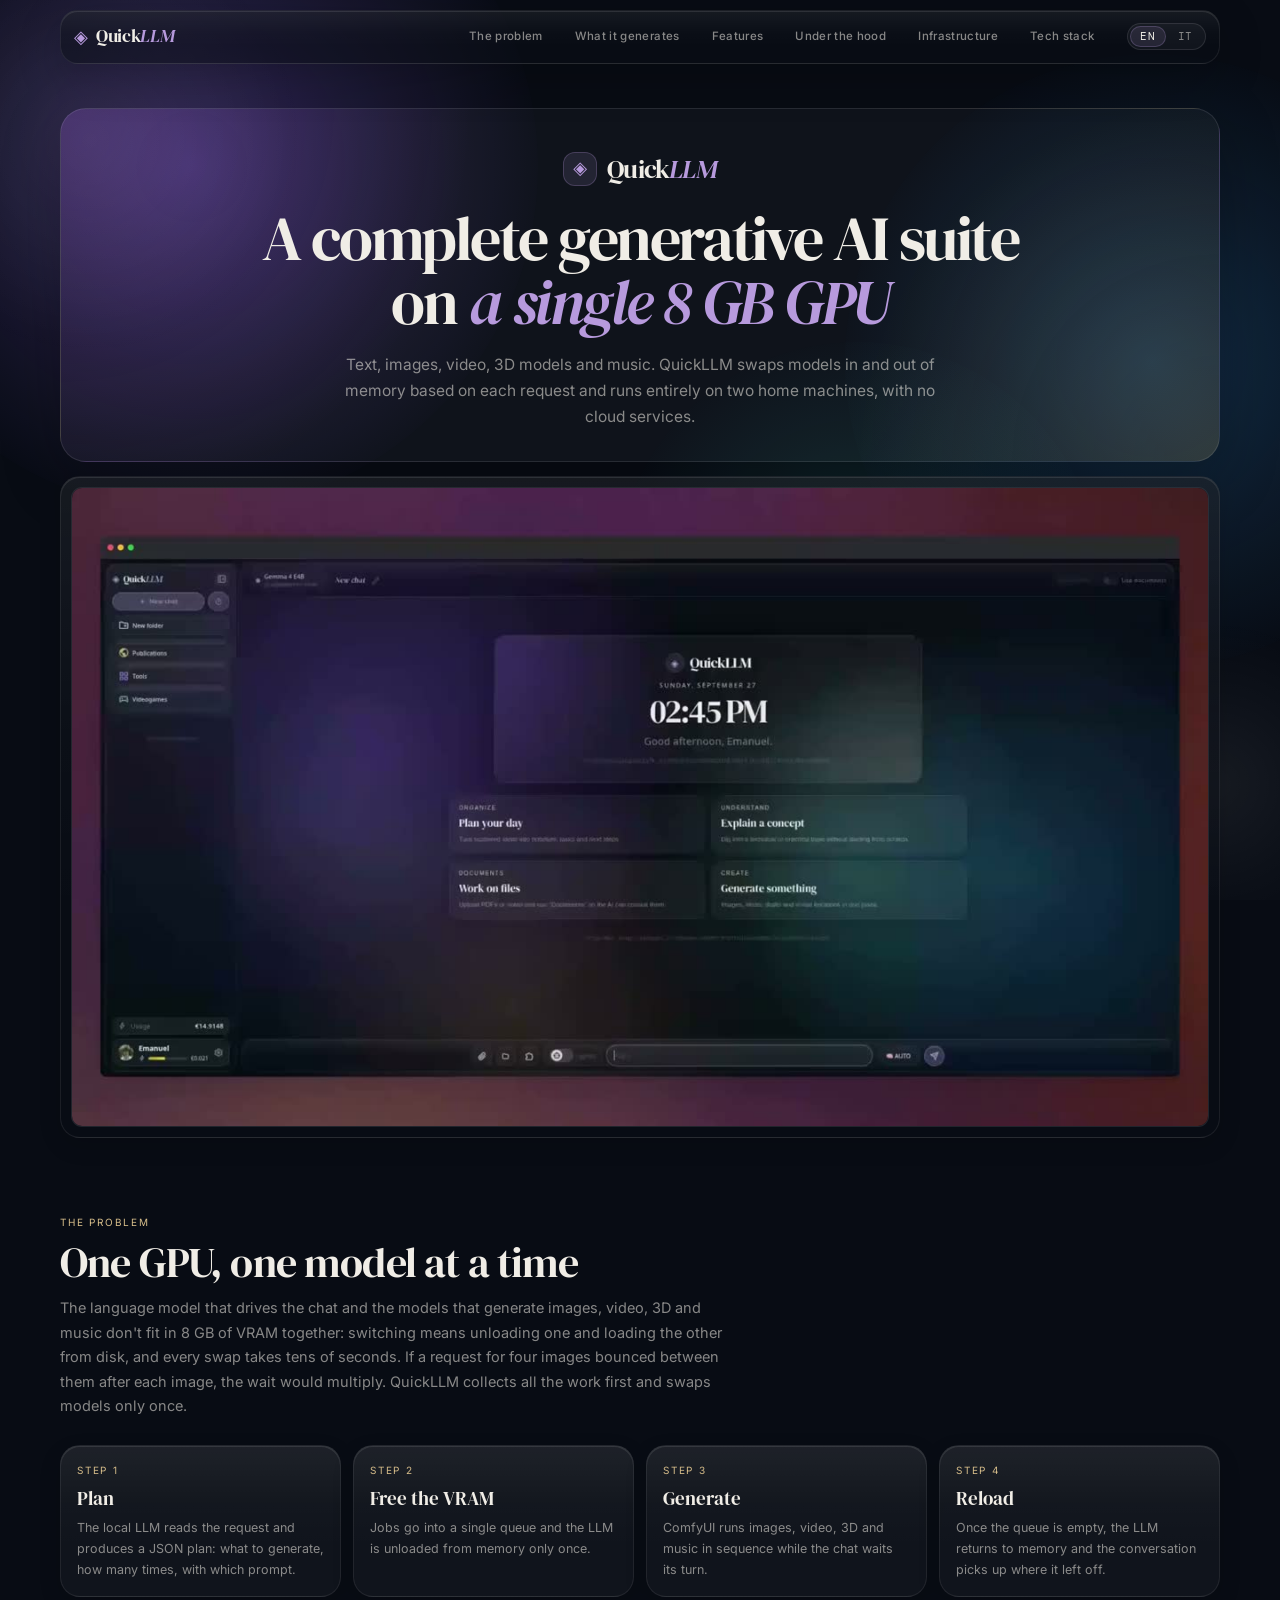
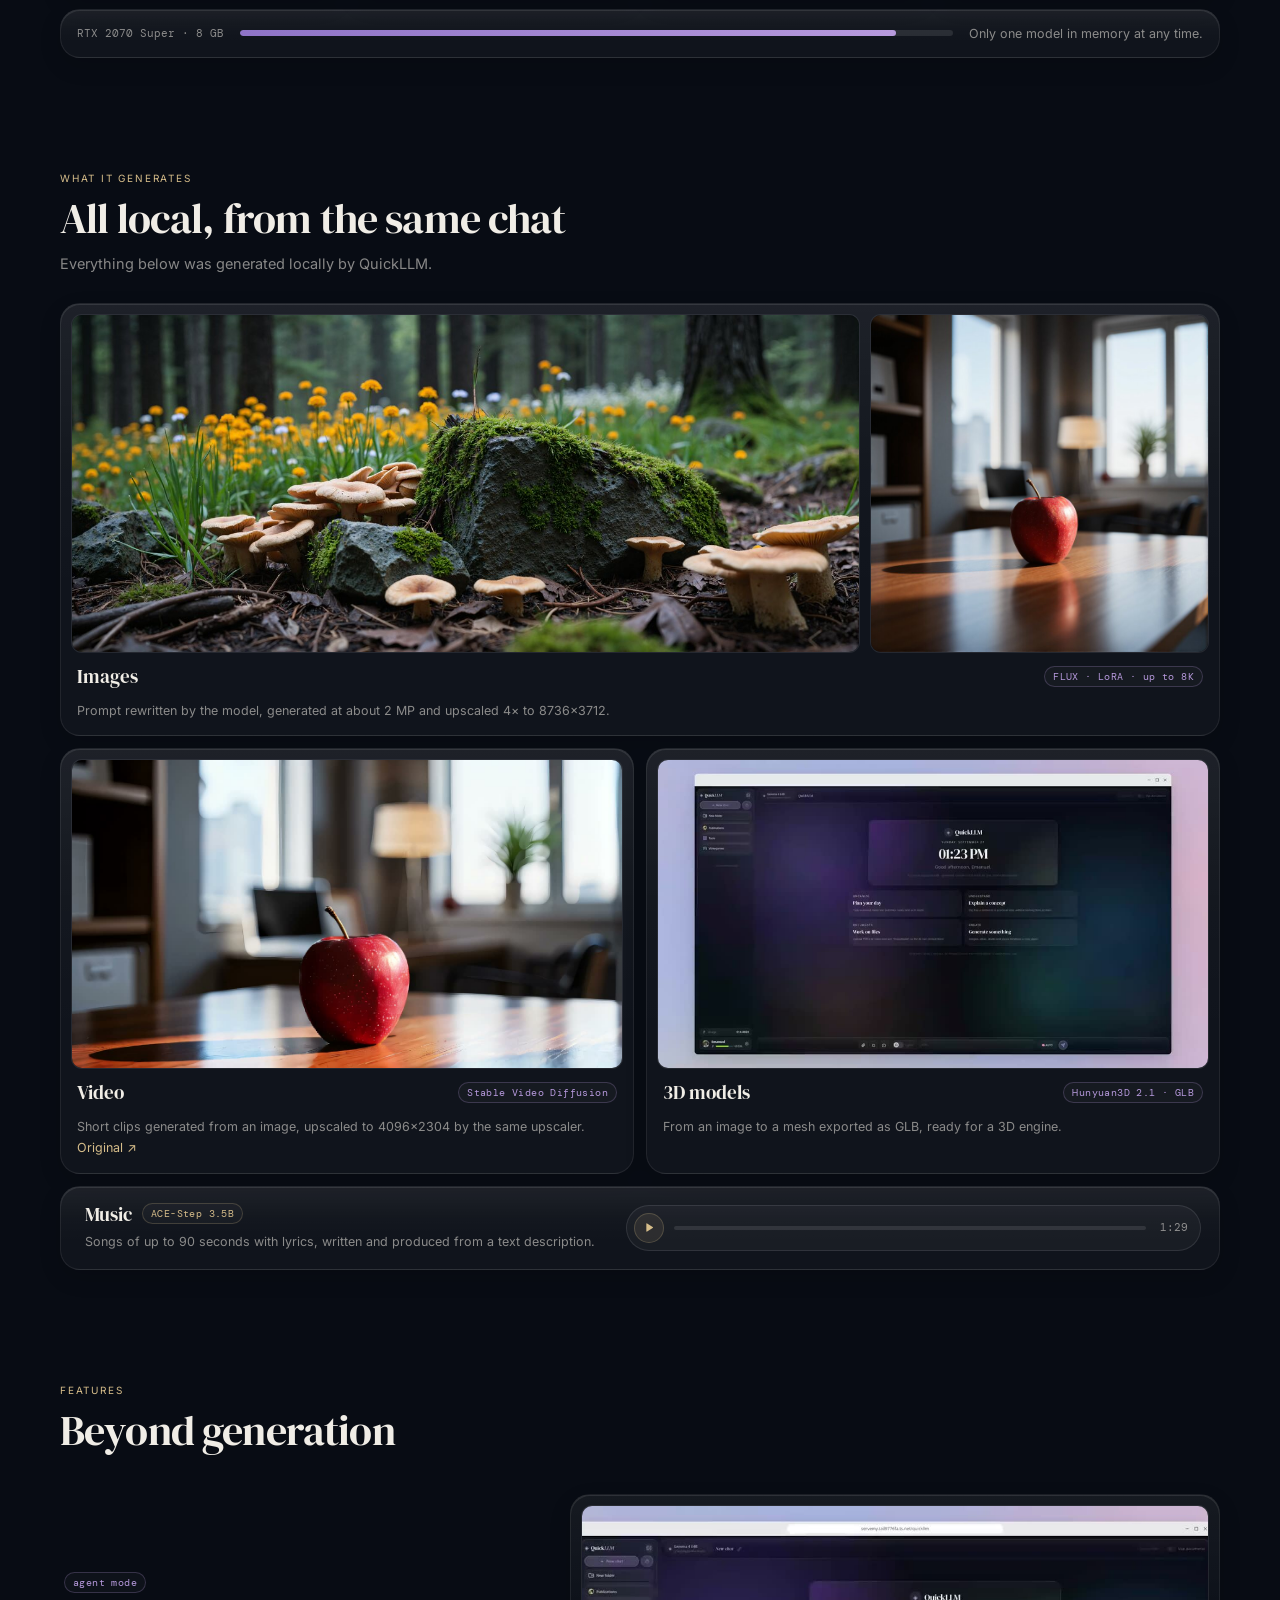
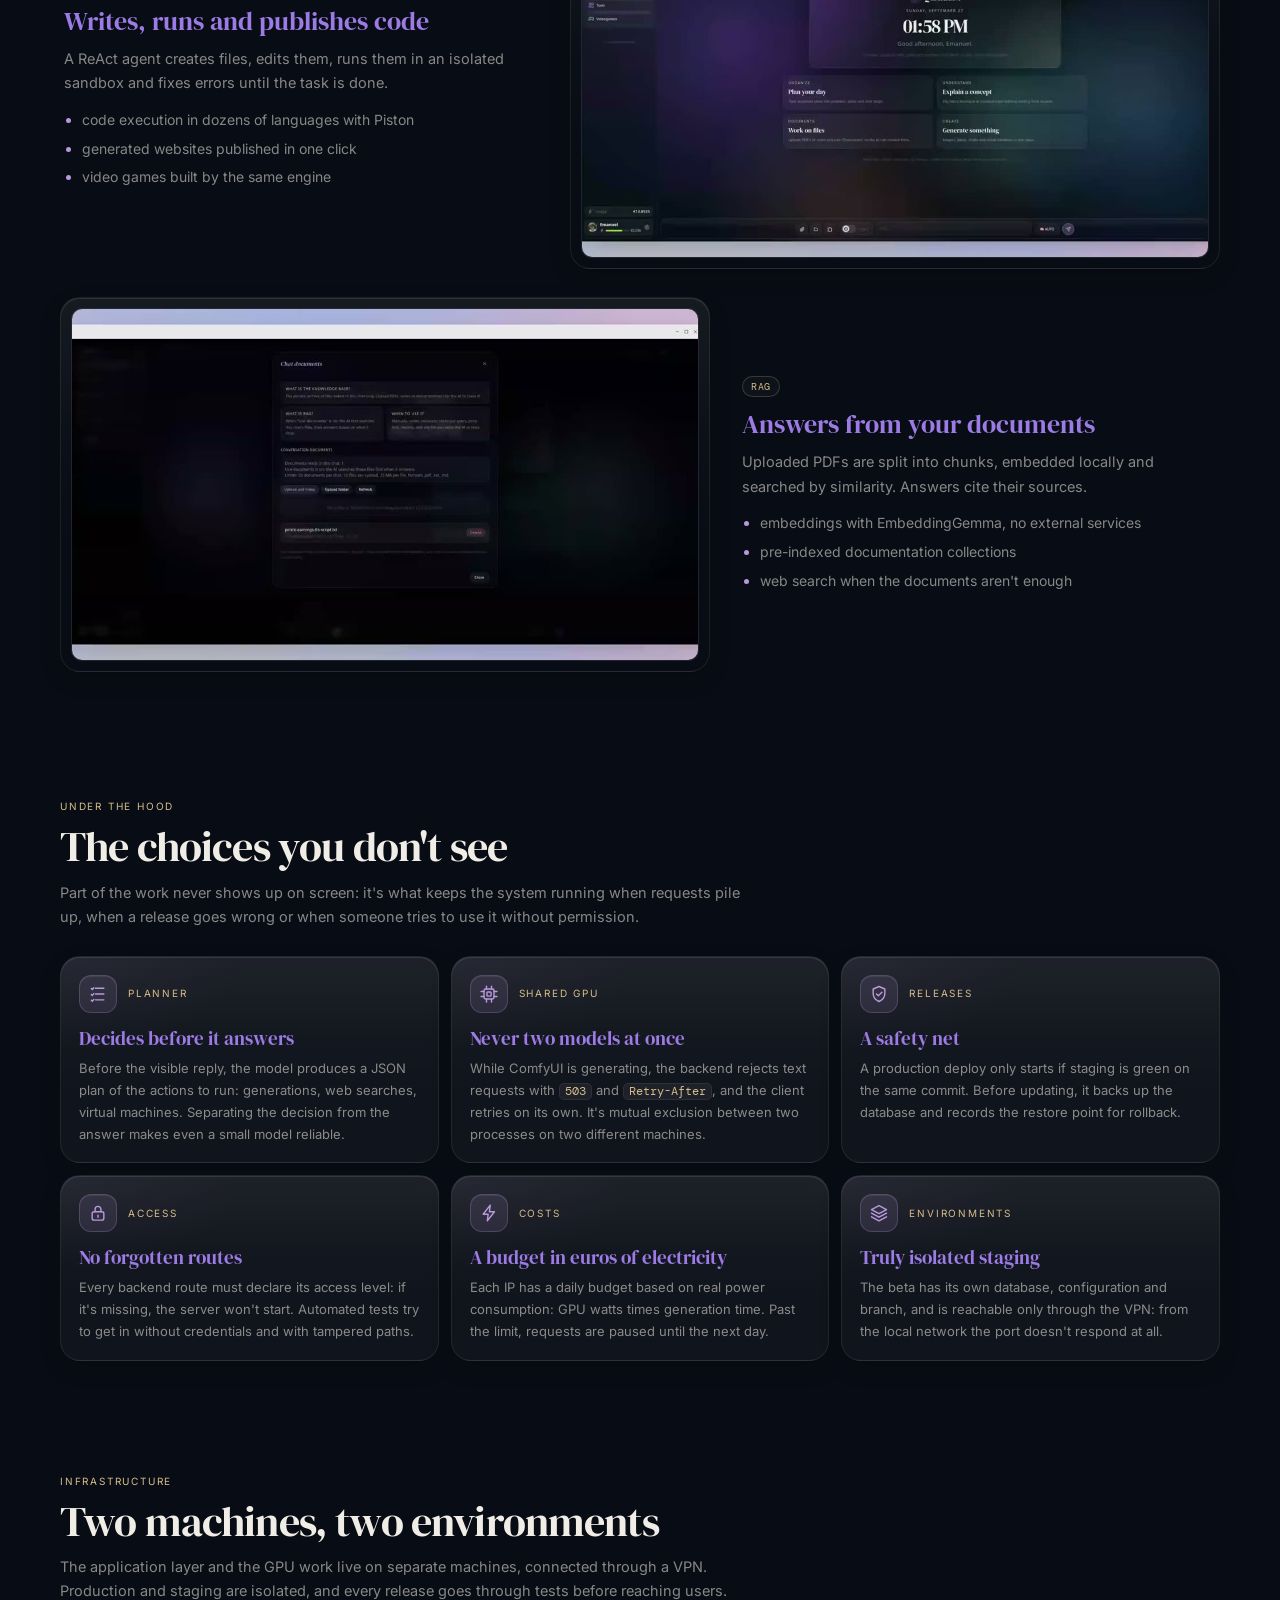
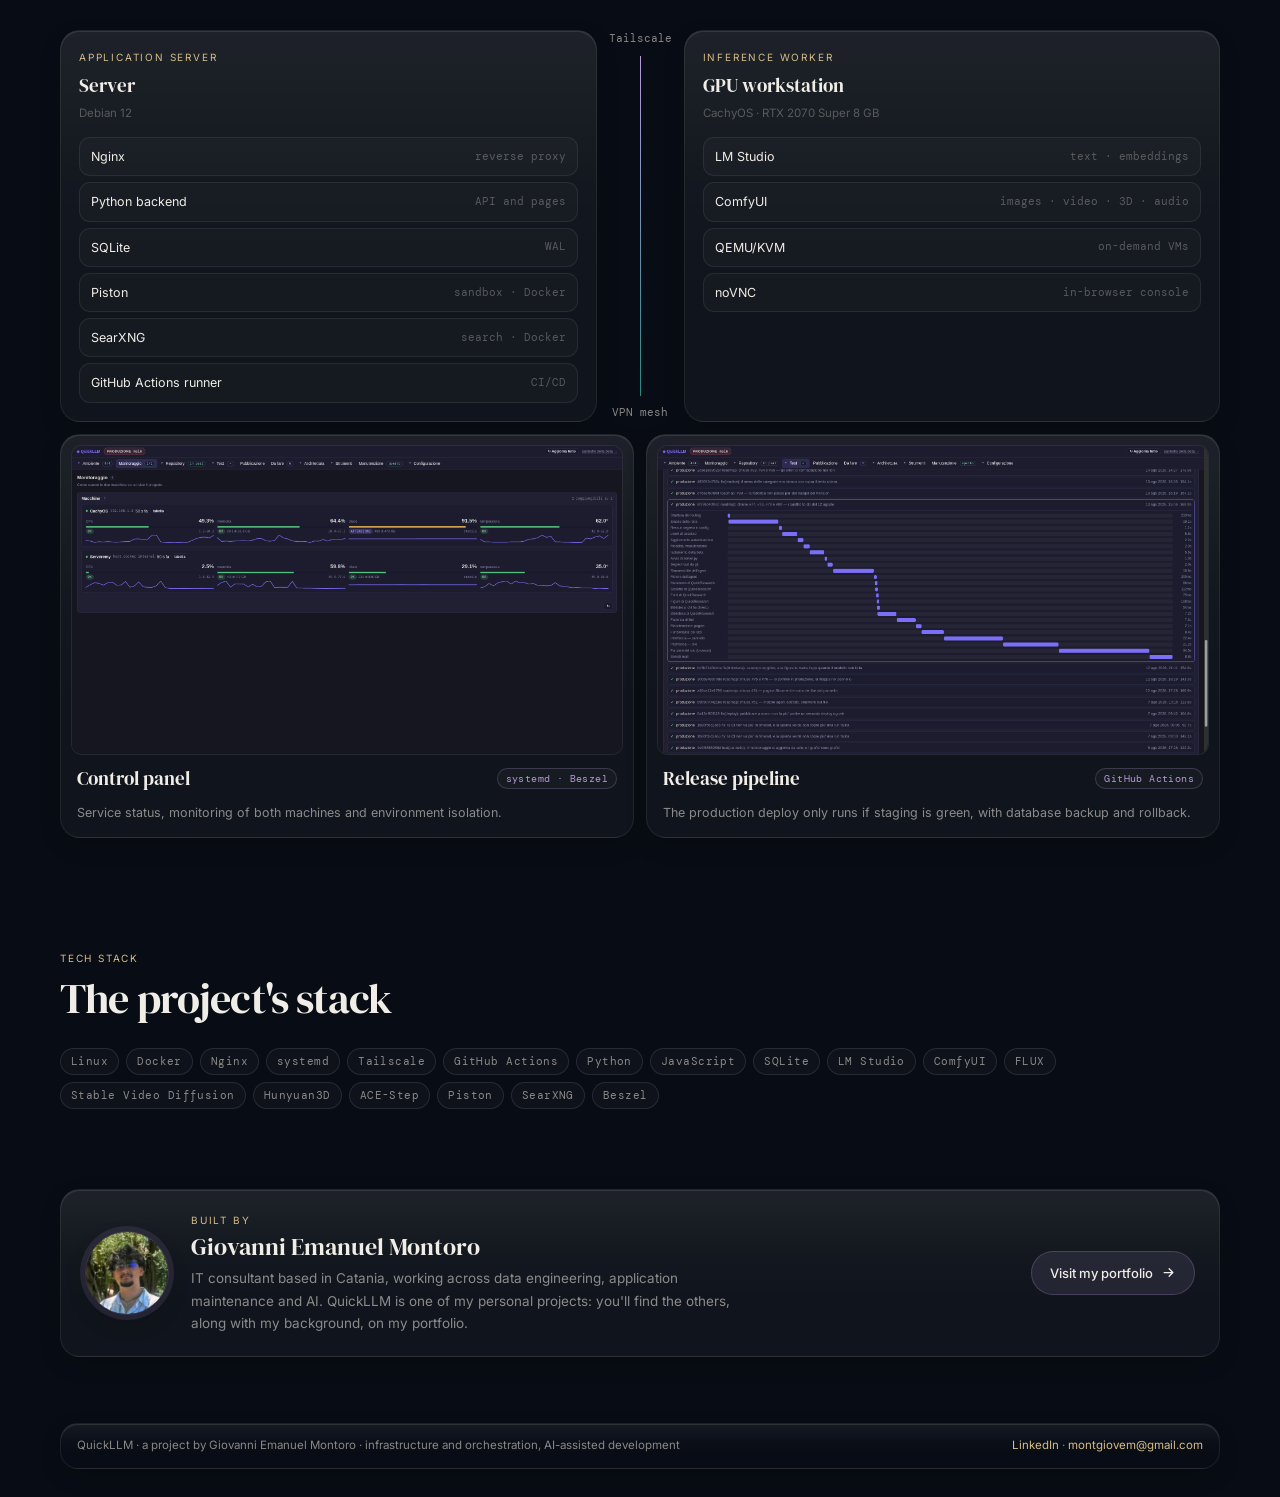
<file: quickllm/index.html>
<!DOCTYPE html>
<html lang="en">
<head>
  <meta charset="utf-8">
  <meta name="viewport" content="width=device-width, initial-scale=1">
  <title>QuickLLM — Self-hosted generative AI on a single 8 GB GPU</title>
  <meta name="description" content="QuickLLM: a self-hosted, multimodal generative AI platform that orchestrates text, images, video, 3D and music on a single 8 GB GPU.">
  <link rel="icon" href="data:image/svg+xml,%3Csvg xmlns='http://www.w3.org/2000/svg' viewBox='0 0 64 64'%3E%3Cdefs%3E%3ClinearGradient id='g' x1='0' y1='0' x2='1' y2='1'%3E%3Cstop offset='0' stop-color='%23c7aee8'/%3E%3Cstop offset='1' stop-color='%237b5fc0'/%3E%3C/linearGradient%3E%3C/defs%3E%3Crect width='64' height='64' rx='16' fill='url(%23g)'/%3E%3Ctext x='32' y='42' font-family='Arial,sans-serif' font-weight='800' font-size='26' text-anchor='middle' fill='%23150f1f'%3EQL%3C/text%3E%3C/svg%3E">
  <link rel="preconnect" href="https://fonts.googleapis.com">
  <link rel="preconnect" href="https://fonts.gstatic.com" crossorigin>
  <link href="https://fonts.googleapis.com/css2?family=DM+Serif+Display:ital@0;1&family=DM+Mono:wght@400;500&family=Inter:wght@400;500;600&display=swap" rel="stylesheet">
    <script>
    /* Se un'immagine non esiste con l'estensione scritta nel codice, prova da sola
       le altre (png, jpg, jpeg, webp): così non importa con quale formato salvi i file. */
    (function () {
      var EXT = ['png', 'jpg', 'jpeg', 'webp'];
      window.addEventListener('error', function (e) {
        var img = e.target;
        if (!img || img.tagName !== 'IMG') return;
        var m = img.getAttribute('src').match(/^(.*)\.(png|jpe?g|webp)$/i);
        if (!m) return;
        var tried = (img.dataset.tried || m[2].toLowerCase()).split(',');
        var next = EXT.filter(function (x) { return tried.indexOf(x) === -1; })[0];
        if (!next) return;
        img.dataset.tried = tried.concat(next).join(',');
        img.src = m[1] + '.' + next;
        var box = img.closest('.portrait');
        if (box) box.style.setProperty('--photo', 'url("' + img.getAttribute('src') + '")');
      }, true);
    })();
  </script>
  <link rel="stylesheet" href="style.css">
</head>
<body>

<div class="aurora-bg" aria-hidden="true"><span class="a1"></span><span class="a2"></span><span class="a3"></span><span class="a4"></span></div>
<div class="glass-sheen" aria-hidden="true"><span class="s1"></span><span class="s2"></span></div>

<header class="topbar">
  <div class="wrap">
    <div class="glass">
      <a class="app-logo" href="#"><span class="logo-icon">◈</span><span class="logo-text">Quick<em>LLM</em></span></a>
      <nav class="nav">
        <a href="#problem" data-i18n="nav.problem">The problem</a>
        <a href="#generate" data-i18n="nav.generate">What it generates</a>
        <a href="#features" data-i18n="nav.features">Features</a>
        <a href="#hood" data-i18n="nav.hood">Under the hood</a>
        <a href="#infrastructure" data-i18n="nav.infra">Infrastructure</a>
        <a href="#stack" data-i18n="nav.stack">Tech stack</a>
      </nav>
      <div class="lang-switch" role="group" aria-label="Language">
        <button type="button" data-lang="en" aria-pressed="true">EN</button>
        <button type="button" data-lang="it" aria-pressed="false">IT</button>
      </div>
    </div>
  </div>
</header>

<main>

  <!-- ================= HERO ================= -->
  <section class="hero">
    <div class="wrap">
      <div class="hero-panel">
        <div class="brand-row"><span class="brand-mark">◈</span><span class="brand-name">Quick<em>LLM</em></span></div>
        <h1 data-i18n="hero.title">A complete generative AI suite on <em>a single 8 GB GPU</em></h1>
        <p class="lead" data-i18n="hero.lead">Text, images, video, 3D models and music. QuickLLM swaps models in and out of memory based on each request and runs entirely on two home machines, with no cloud services.</p>
      </div>

      <div class="glass hero-media">
        <div class="media player">
            <video data-src="assets/hero.mp4" poster="assets/hero-poster.jpg" muted loop playsinline preload="none" disablepictureinpicture disableremoteplayback tabindex="-1"></video>
            <button class="player-toggle" type="button">
              <svg class="i-pause" viewBox="0 0 24 24" aria-hidden="true"><rect x="6" y="5" width="4" height="14" rx="1"/><rect x="14" y="5" width="4" height="14" rx="1"/></svg>
              <svg class="i-play" viewBox="0 0 24 24" aria-hidden="true"><path d="M8 5.5v13a1 1 0 0 0 1.5.86l10.2-6.5a1 1 0 0 0 0-1.72L9.5 4.64A1 1 0 0 0 8 5.5z"/></svg>
            </button>
          </div>
      </div>
    </div>
  </section>

  <!-- ================= THE PROBLEM ================= -->
  <section id="problem">
    <div class="wrap">
      <div class="section-head">
        <span class="kicker" data-i18n="problem.kicker">The problem</span>
        <h2 data-i18n="problem.title">One GPU, one model at a time</h2>
        <p data-i18n="problem.text">The language model that drives the chat and the models that generate images, video, 3D and music don't fit in 8 GB of VRAM together: switching means unloading one and loading the other from disk, and every swap takes tens of seconds. If a request for four images bounced between them after each image, the wait would multiply. QuickLLM collects all the work first and swaps models only once.</p>
      </div>

      <div class="flow">
        <div class="card">
          <span class="kicker" data-i18n="step1.k">Step 1</span>
          <span class="card-title" data-i18n="step1.t">Plan</span>
          <span class="card-desc" data-i18n="step1.d">The local LLM reads the request and produces a JSON plan: what to generate, how many times, with which prompt.</span>
        </div>
        <div class="card">
          <span class="kicker" data-i18n="step2.k">Step 2</span>
          <span class="card-title" data-i18n="step2.t">Free the VRAM</span>
          <span class="card-desc" data-i18n="step2.d">Jobs go into a single queue and the LLM is unloaded from memory only once.</span>
        </div>
        <div class="card">
          <span class="kicker" data-i18n="step3.k">Step 3</span>
          <span class="card-title" data-i18n="step3.t">Generate</span>
          <span class="card-desc" data-i18n="step3.d">ComfyUI runs images, video, 3D and music in sequence while the chat waits its turn.</span>
        </div>
        <div class="card">
          <span class="kicker" data-i18n="step4.k">Step 4</span>
          <span class="card-title" data-i18n="step4.t">Reload</span>
          <span class="card-desc" data-i18n="step4.d">Once the queue is empty, the LLM returns to memory and the conversation picks up where it left off.</span>
        </div>
      </div>

      <div class="card vram">
        <span class="label">RTX 2070 Super · 8 GB</span>
        <span class="meter"><span></span></span>
        <p data-i18n="vram.note">Only one model in memory at any time.</p>
      </div>
    </div>
  </section>

  <!-- ================= WHAT IT GENERATES ================= -->
  <section id="generate">
    <div class="wrap">
      <div class="section-head">
        <span class="kicker" data-i18n="gen.kicker">What it generates</span>
        <h2 data-i18n="gen.title">All local, from the same chat</h2>
        <p data-i18n="gen.text">Everything below was generated locally by QuickLLM.</p>
      </div>

      <div class="grid-media">
        <div class="card tile span-6">
          <div class="img-pair">
            <div class="media wide">
              <img loading="lazy" decoding="async" src="assets/immagine-cinematica-1280.jpg" srcset="assets/immagine-cinematica-1280.jpg 1280w, assets/immagine-cinematica-2560.jpg 2560w" sizes="(max-width: 560px) 100vw, 50vw" width="2560" height="1088" data-full="assets/immagine-cinematica.png" data-full-size="8736 × 3712 · PNG 46 MB" alt="Cinematic image generated with FLUX" data-i18n-alt="alt.cinematic" loading="lazy">
            </div>
            <div class="media square">
              <img loading="lazy" decoding="async" src="assets/immagine-quadrata-800.jpg" srcset="assets/immagine-quadrata-800.jpg 800w, assets/immagine-quadrata-1600.jpg 1600w" sizes="(max-width: 560px) 100vw, 25vw" width="1600" height="1600" data-full="assets/immagine-quadrata.png" data-full-size="5792 × 5792 · PNG 38 MB" alt="Square image generated with FLUX" data-i18n-alt="alt.square" loading="lazy">
            </div>
          </div>
          <div class="caption"><span class="card-title" data-i18n="img.t">Images</span><span class="badge" data-i18n="img.b">FLUX · LoRA · up to 8K</span></div>
          <span class="card-desc" data-i18n="img.d">Prompt rewritten by the model, generated at about 2 MP and upscaled 4× to 8736×3712.</span>
        </div>

        <div class="card tile span-3">
          <div class="media player">
            <video data-src="assets/video.mp4" poster="assets/video-poster.jpg" muted loop playsinline preload="none" disablepictureinpicture disableremoteplayback tabindex="-1"></video>
            <button class="player-toggle" type="button">
              <svg class="i-pause" viewBox="0 0 24 24" aria-hidden="true"><rect x="6" y="5" width="4" height="14" rx="1"/><rect x="14" y="5" width="4" height="14" rx="1"/></svg>
              <svg class="i-play" viewBox="0 0 24 24" aria-hidden="true"><path d="M8 5.5v13a1 1 0 0 0 1.5.86l10.2-6.5a1 1 0 0 0 0-1.72L9.5 4.64A1 1 0 0 0 8 5.5z"/></svg>
            </button>
          </div>
          <div class="caption"><span class="card-title">Video</span><span class="badge">Stable Video Diffusion</span></div>
          <span class="card-desc" data-i18n="vid.d">Short clips generated from an image, upscaled to 4096×2304 by the same upscaler. <a href="assets/video-4k.mp4" target="_blank" rel="noopener">Original ↗</a></span>
        </div>

        <div class="card tile span-3">
          <div class="media player">
            <video data-src="assets/modello-3d.mp4" poster="assets/modello-3d-poster.jpg" muted loop playsinline preload="none" disablepictureinpicture disableremoteplayback tabindex="-1"></video>
            <button class="player-toggle" type="button">
              <svg class="i-pause" viewBox="0 0 24 24" aria-hidden="true"><rect x="6" y="5" width="4" height="14" rx="1"/><rect x="14" y="5" width="4" height="14" rx="1"/></svg>
              <svg class="i-play" viewBox="0 0 24 24" aria-hidden="true"><path d="M8 5.5v13a1 1 0 0 0 1.5.86l10.2-6.5a1 1 0 0 0 0-1.72L9.5 4.64A1 1 0 0 0 8 5.5z"/></svg>
            </button>
          </div>
          <div class="caption"><span class="card-title" data-i18n="3d.t">3D models</span><span class="badge">Hunyuan3D 2.1 · GLB</span></div>
          <span class="card-desc" data-i18n="3d.d">From an image to a mesh exported as GLB, ready for a 3D engine.</span>
        </div>

        <div class="card tile span-6 music-strip">
          <div class="music-text">
            <div class="caption"><span class="card-title" data-i18n="music.t">Music</span><span class="badge gold">ACE-Step 3.5B</span></div>
          <span class="card-desc" data-i18n="music.d">Songs of up to 90 seconds with lyrics, written and produced from a text description.</span>
          </div>
          <div class="audio-player">
            <audio src="assets/musica.mp3" preload="metadata"></audio>
            <button class="ap-btn" type="button">
              <svg class="i-play" viewBox="0 0 24 24" aria-hidden="true"><path d="M8 5.5v13a1 1 0 0 0 1.5.86l10.2-6.5a1 1 0 0 0 0-1.72L9.5 4.64A1 1 0 0 0 8 5.5z"/></svg>
              <svg class="i-pause" viewBox="0 0 24 24" aria-hidden="true"><rect x="6" y="5" width="4" height="14" rx="1"/><rect x="14" y="5" width="4" height="14" rx="1"/></svg>
            </button>
            <div class="ap-track"><span class="ap-fill"></span></div>
            <span class="ap-time">0:00</span>
          </div>
        </div>
      </div>
    </div>
  </section>

  <!-- ================= FEATURES ================= -->
  <section id="features">
    <div class="wrap">
      <div class="section-head">
        <span class="kicker" data-i18n="feat.kicker">Features</span>
        <h2 data-i18n="feat.title">Beyond generation</h2>
      </div>

      <div class="feature">
        <div class="text">
          <span class="badge">agent mode</span>
          <h3 data-i18n="agent.t">Writes, runs and publishes code</h3>
          <p data-i18n="agent.p">A ReAct agent creates files, edits them, runs them in an isolated sandbox and fixes errors until the task is done.</p>
          <ul>
            <li data-i18n="agent.l1">code execution in dozens of languages with Piston</li>
            <li data-i18n="agent.l2">generated websites published in one click</li>
            <li data-i18n="agent.l3">video games built by the same engine</li>
          </ul>
        </div>
        <div class="glass frame">
          <div class="media player">
            <video data-src="assets/agent.mp4" poster="assets/agent-poster.jpg" muted loop playsinline preload="none" disablepictureinpicture disableremoteplayback tabindex="-1"></video>
            <button class="player-toggle" type="button">
              <svg class="i-pause" viewBox="0 0 24 24" aria-hidden="true"><rect x="6" y="5" width="4" height="14" rx="1"/><rect x="14" y="5" width="4" height="14" rx="1"/></svg>
              <svg class="i-play" viewBox="0 0 24 24" aria-hidden="true"><path d="M8 5.5v13a1 1 0 0 0 1.5.86l10.2-6.5a1 1 0 0 0 0-1.72L9.5 4.64A1 1 0 0 0 8 5.5z"/></svg>
            </button>
          </div>
        </div>
      </div>

      <div class="feature flip">
        <div class="text">
          <span class="badge gold">RAG</span>
          <h3 data-i18n="rag.t">Answers from your documents</h3>
          <p data-i18n="rag.p">Uploaded PDFs are split into chunks, embedded locally and searched by similarity. Answers cite their sources.</p>
          <ul>
            <li data-i18n="rag.l1">embeddings with EmbeddingGemma, no external services</li>
            <li data-i18n="rag.l2">pre-indexed documentation collections</li>
            <li data-i18n="rag.l3">web search when the documents aren't enough</li>
          </ul>
        </div>
        <div class="glass frame">
          <div class="media player">
            <video data-src="assets/rag.mp4" poster="assets/rag-poster.jpg" muted loop playsinline preload="none" disablepictureinpicture disableremoteplayback tabindex="-1"></video>
            <button class="player-toggle" type="button">
              <svg class="i-pause" viewBox="0 0 24 24" aria-hidden="true"><rect x="6" y="5" width="4" height="14" rx="1"/><rect x="14" y="5" width="4" height="14" rx="1"/></svg>
              <svg class="i-play" viewBox="0 0 24 24" aria-hidden="true"><path d="M8 5.5v13a1 1 0 0 0 1.5.86l10.2-6.5a1 1 0 0 0 0-1.72L9.5 4.64A1 1 0 0 0 8 5.5z"/></svg>
            </button>
          </div>
        </div>
      </div>
    </div>
  </section>

  <!-- ================= UNDER THE HOOD ================= -->
  <section id="hood">
    <div class="wrap">
      <div class="section-head">
        <span class="kicker" data-i18n="hood.kicker">Under the hood</span>
        <h2 data-i18n="hood.title">The choices you don't see</h2>
        <p data-i18n="hood.text">Part of the work never shows up on screen: it's what keeps the system running when requests pile up, when a release goes wrong or when someone tries to use it without permission.</p>
      </div>

      <div class="hood">
        <div class="card">
          <div class="hood-head"><span class="hood-icon"><svg viewBox="0 0 24 24" aria-hidden="true"><path d="M9 5h10M9 12h10M9 19h10"/><path d="M4 5.5l1.2 1.2L7 4.5M4 12.5l1.2 1.2L7 11.5M4 19.5l1.2 1.2L7 18.5"/></svg></span><span class="kicker">Planner</span></div>
          <span class="card-title" data-i18n="h1.t">Decides before it answers</span>
          <span class="card-desc" data-i18n="h1.d">Before the visible reply, the model produces a JSON plan of the actions to run: generations, web searches, virtual machines. Separating the decision from the answer makes even a small model reliable.</span>
        </div>
        <div class="card">
          <div class="hood-head"><span class="hood-icon"><svg viewBox="0 0 24 24" aria-hidden="true"><rect x="6" y="6" width="12" height="12" rx="2"/><rect x="9.5" y="9.5" width="5" height="5" rx="1"/><path d="M9 2.5V6M15 2.5V6M9 18v3.5M15 18v3.5M2.5 9H6M2.5 15H6M18 9h3.5M18 15h3.5"/></svg></span><span class="kicker" data-i18n="h2.k">Shared GPU</span></div>
          <span class="card-title" data-i18n="h2.t">Never two models at once</span>
          <span class="card-desc" data-i18n="h2.d">While ComfyUI is generating, the backend rejects text requests with <code>503</code> and <code>Retry-After</code>, and the client retries on its own. It's mutual exclusion between two processes on two different machines.</span>
        </div>
        <div class="card">
          <div class="hood-head"><span class="hood-icon"><svg viewBox="0 0 24 24" aria-hidden="true"><path d="M12 3l7 3v5.5c0 4.4-2.9 7.7-7 9.5-4.1-1.8-7-5.1-7-9.5V6l7-3z"/><path d="M9 12l2.2 2.2L15.5 10"/></svg></span><span class="kicker" data-i18n="h3.k">Releases</span></div>
          <span class="card-title" data-i18n="h3.t">A safety net</span>
          <span class="card-desc" data-i18n="h3.d">A production deploy only starts if staging is green on the same commit. Before updating, it backs up the database and records the restore point for rollback.</span>
        </div>
        <div class="card">
          <div class="hood-head"><span class="hood-icon"><svg viewBox="0 0 24 24" aria-hidden="true"><rect x="5" y="10.5" width="14" height="10" rx="2.2"/><path d="M8.5 10.5V7.5a3.5 3.5 0 0 1 7 0v3"/><path d="M12 14.5v2.5"/></svg></span><span class="kicker" data-i18n="h4.k">Access</span></div>
          <span class="card-title" data-i18n="h4.t">No forgotten routes</span>
          <span class="card-desc" data-i18n="h4.d">Every backend route must declare its access level: if it's missing, the server won't start. Automated tests try to get in without credentials and with tampered paths.</span>
        </div>
        <div class="card">
          <div class="hood-head"><span class="hood-icon"><svg viewBox="0 0 24 24" aria-hidden="true"><path d="M13.5 2.5L5 13.5h6l-1 8 8.5-11h-6l1-8z"/></svg></span><span class="kicker" data-i18n="h5.k">Costs</span></div>
          <span class="card-title" data-i18n="h5.t">A budget in euros of electricity</span>
          <span class="card-desc" data-i18n="h5.d">Each IP has a daily budget based on real power consumption: GPU watts times generation time. Past the limit, requests are paused until the next day.</span>
        </div>
        <div class="card">
          <div class="hood-head"><span class="hood-icon"><svg viewBox="0 0 24 24" aria-hidden="true"><path d="M12 3l9 4.8-9 4.8-9-4.8L12 3z"/><path d="M3 12.2l9 4.8 9-4.8"/><path d="M3 16.6l9 4.8 9-4.8"/></svg></span><span class="kicker" data-i18n="h6.k">Environments</span></div>
          <span class="card-title" data-i18n="h6.t">Truly isolated staging</span>
          <span class="card-desc" data-i18n="h6.d">The beta has its own database, configuration and branch, and is reachable only through the VPN: from the local network the port doesn't respond at all.</span>
        </div>
      </div>
    </div>
  </section>

  <!-- ================= INFRASTRUCTURE ================= -->
  <section id="infrastructure">
    <div class="wrap">
      <div class="section-head">
        <span class="kicker" data-i18n="infra.kicker">Infrastructure</span>
        <h2 data-i18n="infra.title">Two machines, two environments</h2>
        <p data-i18n="infra.text">The application layer and the GPU work live on separate machines, connected through a VPN. Production and staging are isolated, and every release goes through tests before reaching users.</p>
      </div>

      <div class="infra">
        <div class="card node">
          <span class="kicker" data-i18n="n1.k">Application server</span>
          <span class="card-title">Server</span>
          <div class="os">Debian 12</div>
          <ul>
            <li><span>Nginx</span><span>reverse proxy</span></li>
            <li><span data-i18n="n1.py">Python backend</span><span data-i18n="n1.pyd">API and pages</span></li>
            <li><span>SQLite</span><span>WAL</span></li>
            <li><span>Piston</span><span>sandbox · Docker</span></li>
            <li><span>SearXNG</span><span data-i18n="n1.sx">search · Docker</span></li>
            <li><span data-i18n="n1.gh">GitHub Actions runner</span><span>CI/CD</span></li>
          </ul>
        </div>

        <div class="link">
          <span>Tailscale</span>
          <span class="line"></span>
          <span>VPN mesh</span>
        </div>

        <div class="card node">
          <span class="kicker" data-i18n="n2.k">Inference worker</span>
          <span class="card-title" data-i18n="n2.t">GPU workstation</span>
          <div class="os">CachyOS · RTX 2070 Super 8 GB</div>
          <ul>
            <li><span>LM Studio</span><span data-i18n="n2.lm">text · embeddings</span></li>
            <li><span>ComfyUI</span><span data-i18n="n2.cu">images · video · 3D · audio</span></li>
            <li><span>QEMU/KVM</span><span data-i18n="n2.vm">on-demand VMs</span></li>
            <li><span>noVNC</span><span data-i18n="n2.vnc">in-browser console</span></li>
          </ul>
        </div>
      </div>

      <div class="infra-extra">
        <div class="card tile">
          <div class="media">
            <img src="assets/pannello.png" alt="QuickLLM control panel" data-i18n-alt="alt.panel" loading="lazy">
          </div>
          <div class="caption"><span class="card-title" data-i18n="panel.t">Control panel</span><span class="badge">systemd · Beszel</span></div>
          <span class="card-desc" data-i18n="panel.d">Service status, monitoring of both machines and environment isolation.</span>
        </div>
        <div class="card tile">
          <div class="media">
            <img src="assets/pipeline.png" alt="Release pipeline on GitHub Actions" data-i18n-alt="alt.pipeline" loading="lazy">
          </div>
          <div class="caption"><span class="card-title" data-i18n="pipe.t">Release pipeline</span><span class="badge">GitHub Actions</span></div>
          <span class="card-desc" data-i18n="pipe.d">The production deploy only runs if staging is green, with database backup and rollback.</span>
        </div>
      </div>
    </div>
  </section>

  <!-- ================= TECH STACK ================= -->
  <section id="stack">
    <div class="wrap">
      <div class="section-head">
        <span class="kicker" data-i18n="stack.kicker">Tech stack</span>
        <h2 data-i18n="stack.title">The project's stack</h2>
      </div>
      <div class="stack">
        <span class="badge">Linux</span><span class="badge">Docker</span><span class="badge">Nginx</span><span class="badge">systemd</span>
        <span class="badge">Tailscale</span><span class="badge">GitHub Actions</span><span class="badge">Python</span><span class="badge">JavaScript</span>
        <span class="badge">SQLite</span><span class="badge">LM Studio</span><span class="badge">ComfyUI</span><span class="badge">FLUX</span>
        <span class="badge">Stable Video Diffusion</span><span class="badge">Hunyuan3D</span><span class="badge">ACE-Step</span>
        <span class="badge">Piston</span><span class="badge">SearXNG</span><span class="badge">Beszel</span>
      </div>
    </div>
  </section>

  <!-- ================= AUTORE ================= -->
  <section id="author" class="author">
    <div class="wrap">
      <div class="card author-card">
        <img class="author-photo" src="../assets/preview.png" alt="Giovanni Emanuel Montoro" loading="lazy">
        <div class="author-text">
          <span class="kicker" data-i18n="author.kicker">Built by</span>
          <span class="author-name">Giovanni Emanuel Montoro</span>
          <p data-i18n="author.text">IT consultant based in Catania, working across data engineering, application maintenance and AI. QuickLLM is one of my personal projects: you'll find the others, along with my background, on my portfolio.</p>
        </div>
        <a class="author-cta" href="../"><span data-i18n="author.cta">Visit my portfolio</span><svg viewBox="0 0 24 24" aria-hidden="true"><path d="M5 12h14M13 6l6 6-6 6"/></svg></a>
      </div>
    </div>
  </section>

</main>

<footer>
  <div class="wrap">
    <div class="glass">
      <span data-i18n="footer">QuickLLM · a project by Giovanni Emanuel Montoro · infrastructure and orchestration, AI-assisted development</span>
      <span><a href="https://www.linkedin.com/in/giovanni-emanuel-montoro-bb42462a5/">LinkedIn</a> · <a href="mailto:montgiovem@gmail.com">montgiovem@gmail.com</a></span>
    </div>
  </div>
</footer>

<div class="lightbox" role="dialog" aria-modal="true" aria-hidden="true">
  <button class="lightbox-close" type="button"><svg viewBox="0 0 24 24" aria-hidden="true"><path d="M6 6l12 12M18 6 6 18"/></svg></button>
  <figure><img alt=""><figcaption></figcaption></figure>
</div>

<script>
  /* ---------- Lingua: inglese nel markup, italiano qui sotto ---------- */
  const IT = {
  "nav.problem": "Il problema",
  "nav.generate": "Cosa genera",
  "nav.features": "Funzionalità",
  "nav.hood": "Sotto il cofano",
  "nav.infra": "Infrastruttura",
  "nav.stack": "Tecnologie",
  "hero.title": "Un'intera suite di AI generativa su <em>una GPU da 8 GB</em>",
  "hero.lead": "Testo, immagini, video, modelli 3D e musica. QuickLLM alterna i modelli in memoria in base alla richiesta e gira interamente su due macchine di casa, senza servizi cloud.",
  "problem.kicker": "Il problema",
  "problem.title": "Una GPU, un modello alla volta",
  "problem.text": "Il modello linguistico che guida la chat e i modelli che generano immagini, video, 3D e musica non entrano insieme in 8 GB di VRAM: per passare dall'uno all'altro bisogna scaricarne uno e caricare l'altro dal disco, e ogni cambio richiede decine di secondi. Se per una richiesta di quattro immagini il sistema facesse avanti e indietro dopo ogni immagine, l'attesa si moltiplicherebbe. QuickLLM raccoglie prima tutto il lavoro e cambia modello una volta sola.",
  "step1.k": "Passo 1",
  "step1.t": "Pianifica",
  "step1.d": "L'LLM locale legge la richiesta e produce un piano in JSON: cosa generare, quante volte, con quale prompt.",
  "step2.k": "Passo 2",
  "step2.t": "Libera la VRAM",
  "step2.d": "I lavori finiscono in una coda unica e l'LLM viene scaricato dalla memoria una sola volta.",
  "step3.k": "Passo 3",
  "step3.t": "Genera",
  "step3.d": "ComfyUI esegue in fila immagini, video, 3D e musica, mentre la chat attende il proprio turno.",
  "step4.k": "Passo 4",
  "step4.t": "Ricarica",
  "step4.d": "A coda vuota l'LLM torna in memoria e la conversazione riprende da dove si era fermata.",
  "vram.note": "Un solo modello in memoria in ogni momento.",
  "gen.kicker": "Cosa genera",
  "gen.title": "Tutto in locale, dalla stessa chat",
  "gen.text": "Tutti i contenuti qui sotto sono stati generati in locale da QuickLLM.",
  "img.t": "Immagini",
  "img.b": "FLUX · LoRA · fino a 8K",
  "img.d": "Prompt riscritto dal modello, generazione a circa 2 MP e upscaling 4× fino a 8736×3712.",
  "vid.d": "Clip brevi a partire da un'immagine, portate a 4096×2304 dallo stesso upscaler. <a href=\"assets/video-4k.mp4\" target=\"_blank\" rel=\"noopener\">Originale ↗</a>",
  "3d.t": "Modelli 3D",
  "3d.d": "Da un'immagine a una mesh esportabile in GLB, pronta per un motore 3D.",
  "music.t": "Musica",
  "music.d": "Brani fino a 90 secondi con testo, scritti e prodotti a partire da una descrizione.",
  "feat.kicker": "Funzionalità",
  "feat.title": "Oltre la generazione",
  "agent.t": "Scrive, esegue e pubblica codice",
  "agent.p": "Un agente con ciclo ReAct crea file, li modifica, li esegue in una sandbox isolata e corregge gli errori fino al risultato.",
  "agent.l1": "esecuzione di codice in decine di linguaggi con Piston",
  "agent.l2": "siti generati pubblicabili con un clic",
  "agent.l3": "videogiochi creati dallo stesso motore",
  "rag.t": "Risponde usando i tuoi documenti",
  "rag.p": "I PDF caricati vengono divisi in frammenti, trasformati in embedding in locale e interrogati per similarità. Le risposte citano le fonti.",
  "rag.l1": "embedding con EmbeddingGemma, senza servizi esterni",
  "rag.l2": "raccolte di documentazione già indicizzate",
  "rag.l3": "ricerca web integrata quando i documenti non bastano",
  "hood.kicker": "Sotto il cofano",
  "hood.title": "Le scelte che non si vedono",
  "hood.text": "Una parte del lavoro non compare sullo schermo: è quello che tiene in piedi il sistema quando le richieste arrivano insieme, quando un rilascio va storto o quando qualcuno prova a usarlo senza permesso.",
  "h1.t": "Decide prima di rispondere",
  "h1.d": "Prima della risposta visibile, il modello produce un piano in JSON con le azioni da eseguire: generazioni, ricerche web, macchine virtuali. Separare la decisione dalla risposta rende affidabile anche un modello piccolo.",
  "h2.k": "GPU condivisa",
  "h2.t": "Mai due modelli insieme",
  "h2.d": "Mentre ComfyUI genera, il backend respinge le richieste di testo con <code>503</code> e <code>Retry-After</code>, e il client riprova da solo. È una mutua esclusione tra due processi su due macchine diverse.",
  "h3.k": "Rilasci",
  "h3.t": "Una rete di sicurezza",
  "h3.d": "Il deploy in produzione parte solo se lo staging è verde sullo stesso commit. Prima dell'aggiornamento esegue il backup del database e registra il punto di ripristino per il rollback.",
  "h4.k": "Accessi",
  "h4.t": "Nessuna rotta dimenticata",
  "h4.d": "Ogni rotta del backend deve dichiarare il proprio livello d'accesso: se manca, il server non parte. Test automatici provano a entrare senza credenziali e con percorsi alterati.",
  "h5.k": "Costi",
  "h5.t": "Budget in euro di corrente",
  "h5.d": "Ogni IP ha un budget giornaliero calcolato sul consumo elettrico reale: watt della GPU per durata della generazione. Superata la soglia, le richieste vengono sospese fino al giorno dopo.",
  "h6.k": "Ambienti",
  "h6.t": "Staging isolato davvero",
  "h6.d": "La beta ha database, configurazione e branch propri, ed è raggiungibile solo dalla VPN: dalla rete locale la porta non risponde affatto.",
  "infra.kicker": "Infrastruttura",
  "infra.title": "Due macchine, due ambienti",
  "infra.text": "Il piano applicativo e il lavoro sulla GPU vivono su macchine separate, collegate da una VPN. Produzione e staging sono isolati, e ogni rilascio passa dai test prima di arrivare agli utenti.",
  "n1.k": "Server applicativo",
  "n1.py": "Backend Python",
  "n1.pyd": "API e pagine",
  "n1.sx": "ricerca · Docker",
  "n1.gh": "Runner GitHub Actions",
  "n2.k": "Worker di inferenza",
  "n2.t": "Workstation GPU",
  "n2.lm": "testo · embedding",
  "n2.cu": "immagini · video · 3D · audio",
  "n2.vm": "VM su richiesta",
  "n2.vnc": "console nel browser",
  "panel.t": "Pannello di controllo",
  "panel.d": "Stato dei servizi, monitoraggio delle due macchine e isolamento degli ambienti.",
  "pipe.t": "Pipeline di rilascio",
  "pipe.d": "Il deploy in produzione parte solo se lo staging è verde, con backup del database e rollback.",
  "stack.kicker": "Tecnologie",
  "stack.title": "Lo stack del progetto",
  "author.kicker": "Realizzato da",
  "author.text": "Consulente IT a Catania, tra data engineering, application maintenance e intelligenza artificiale. QuickLLM è uno dei miei progetti personali: gli altri, insieme al mio percorso, li trovi nel portfolio.",
  "author.cta": "Visita il mio portfolio",
  "footer": "QuickLLM · progetto di Giovanni Emanuel Montoro · infrastruttura e orchestrazione, sviluppo assistito da AI",
  "alt.cinematic": "Immagine cinematografica generata con FLUX",
  "alt.square": "Immagine quadrata generata con FLUX",
  "alt.music": "Brano musicale generato in chat",
  "alt.panel": "Pannello di controllo di QuickLLM",
  "alt.pipeline": "Pipeline di rilascio su GitHub Actions"
};
  const META = {
    en: { title: document.title, desc: document.querySelector('meta[name="description"]').content },
    it: { title: "QuickLLM — AI generativa self-hosted su una GPU da 8 GB",
          desc: "QuickLLM: piattaforma di AI generativa self-hosted e multimodale che orchestra testo, immagini, video, 3D e musica su una singola GPU da 8 GB." }
  };
  const LABELS = {
    en: { pause: "Pause video", play: "Play video", apPlay: "Play song", apPause: "Pause song", zoom: "Enlarge image", close: "Close", original: "Original" },
    it: { pause: "Metti in pausa", play: "Riproduci il video", apPlay: "Riproduci il brano", apPause: "Metti in pausa il brano", zoom: "Ingrandisci l'immagine", close: "Chiudi", original: "Originale" }
  };
  // Il testo inglese si legge direttamente dalla pagina, così non va scritto due volte.
  const EN = {};
  document.querySelectorAll('[data-i18n]').forEach(el => { EN[el.dataset.i18n] = el.innerHTML; });
  document.querySelectorAll('[data-i18n-alt]').forEach(el => { EN[el.dataset.i18nAlt] = el.alt; });

  let lang = 'en';
  function setLang(next) {
    lang = next === 'it' ? 'it' : 'en';
    const dict = lang === 'it' ? IT : EN;
    document.querySelectorAll('[data-i18n]').forEach(el => { const v = dict[el.dataset.i18n]; if (v != null) el.innerHTML = v; });
    document.querySelectorAll('[data-i18n-alt]').forEach(el => { const v = dict[el.dataset.i18nAlt]; if (v != null) el.alt = v; });
    document.documentElement.lang = lang;
    document.title = META[lang].title;
    document.querySelector('meta[name="description"]').content = META[lang].desc;
    document.querySelectorAll('.lang-switch button').forEach(b => b.setAttribute('aria-pressed', b.dataset.lang === lang));
    document.dispatchEvent(new Event('langchange'));
    try { localStorage.setItem('quickllm-lang', lang); } catch (e) {}
  }
  document.querySelectorAll('.lang-switch button').forEach(b => b.addEventListener('click', () => setLang(b.dataset.lang)));
  /* Tornando al portfolio, porta con sé la lingua scelta qui */
  document.querySelectorAll('.author-cta').forEach(a => a.addEventListener('click', () => {
    try { localStorage.setItem('portfolio-lang', lang); } catch (e) {}
  }));

  /* ---------- Video in loop: nessun controllo di avanzamento, solo pausa e ripresa ----------
     Il file si collega solo quando il video entra nello schermo e si stacca quando ne esce:
     così c'è un decodificatore attivo solo per ciò che si vede. Finché non parte, resta il poster. */
  const reduceMotion = window.matchMedia('(prefers-reduced-motion: reduce)').matches;
  const players = [];
  document.querySelectorAll('.player').forEach(box => {
    const video = box.querySelector('video');
    const btn = box.querySelector('.player-toggle');
    let userPaused = reduceMotion;
    let ratio = 0;
    const sync = () => {
      box.classList.toggle('paused', userPaused);
      btn.setAttribute('aria-label', userPaused ? LABELS[lang].play : LABELS[lang].pause);
    };
    const update = () => {
      const blocked = document.hidden || document.body.classList.contains('lightbox-open');
      if (ratio >= 0.25 && !userPaused && !blocked) {
        if (!video.getAttribute('src')) video.src = video.dataset.src;
        video.play().catch(() => {});
      } else {
        video.pause();
        if (ratio === 0 && video.getAttribute('src')) { video.removeAttribute('src'); video.load(); }
      }
    };
    video.addEventListener('contextmenu', e => e.preventDefault());
    document.addEventListener('langchange', sync);
    btn.addEventListener('click', () => { userPaused = !userPaused; sync(); update(); });
    new IntersectionObserver(entries => {
      entries.forEach(entry => { ratio = entry.isIntersecting ? entry.intersectionRatio : 0; });
      update();
    }, { threshold: [0, 0.25] }).observe(box);
    players.push(update);
    sync();
  });
  const updatePlayers = () => players.forEach(update => update());
  document.addEventListener('visibilitychange', updatePlayers);

  /* ---------- Lettore audio ---------- */
  document.querySelectorAll('.audio-player').forEach(player => {
    const audio = player.querySelector('audio');
    const btn = player.querySelector('.ap-btn');
    const fill = player.querySelector('.ap-fill');
    const time = player.querySelector('.ap-time');
    const fmt = t => isFinite(t) ? Math.floor(t / 60) + ':' + String(Math.floor(t % 60)).padStart(2, '0') : '0:00';
    const label = () => btn.setAttribute('aria-label', audio.paused ? LABELS[lang].apPlay : LABELS[lang].apPause);
    const update = () => {
      const d = audio.duration || 0;
      fill.style.width = d ? (audio.currentTime / d * 100) + '%' : '0%';
      time.textContent = audio.paused && audio.currentTime === 0 ? fmt(d) : fmt(audio.currentTime);
    };
    btn.addEventListener('click', () => audio.paused ? audio.play().catch(() => {}) : audio.pause());
    audio.addEventListener('play', () => { player.classList.add('playing'); label(); });
    audio.addEventListener('pause', () => { player.classList.remove('playing'); label(); });
    audio.addEventListener('ended', () => { audio.currentTime = 0; update(); });
    audio.addEventListener('timeupdate', update);
    audio.addEventListener('loadedmetadata', update);
    document.addEventListener('langchange', label);
    label();
  });

  /* ---------- Immagini ingrandibili ---------- */
  (function () {
    const box = document.querySelector('.lightbox');
    const big = box.querySelector('img');
    const cap = box.querySelector('figcaption');
    const closeBtn = box.querySelector('.lightbox-close');
    let lastFocus = null;
    const label = () => {
      document.querySelectorAll('.media.zoomable').forEach(m => m.setAttribute('aria-label', LABELS[lang].zoom));
      closeBtn.setAttribute('aria-label', LABELS[lang].close);
    };
    // Nel riquadro si mostra la versione più grande dello srcset. L'originale pesa decine di MB
    // e si apre solo dal link, su richiesta.
    const largest = img => {
      const c = (img.getAttribute('srcset') || '').split(',').map(s => s.trim().split(/\s+/)).filter(p => p[0]);
      c.sort((a, b) => parseInt(b[1]) - parseInt(a[1]));
      return c.length ? c[0][0] : (img.currentSrc || img.src);
    };
    function open(img) {
      lastFocus = document.activeElement;
      big.src = largest(img);
      big.alt = img.alt;
      cap.textContent = img.alt;
      const full = img.dataset.full;
      if (full) {
        const a = document.createElement('a');
        a.href = full;
        a.target = '_blank';
        a.rel = 'noopener';
        a.textContent = `${LABELS[lang].original} ${img.dataset.fullSize} ↗`;
        a.addEventListener('click', e => e.stopPropagation());
        cap.append(' · ', a);
      }
      box.classList.add('open');
      box.setAttribute('aria-hidden', 'false');
      document.body.classList.add('lightbox-open');
      updatePlayers();
      closeBtn.focus({ preventScroll: true });
    }
    function close() {
      box.classList.remove('open');
      box.setAttribute('aria-hidden', 'true');
      document.body.classList.remove('lightbox-open');
      updatePlayers();
      if (lastFocus) lastFocus.focus({ preventScroll: true });
    }
    document.querySelectorAll('.media img').forEach(img => {
      const media = img.closest('.media');
      media.classList.add('zoomable');
      media.setAttribute('role', 'button');
      media.tabIndex = 0;
      media.addEventListener('click', () => open(img));
      media.addEventListener('keydown', e => { if (e.key === 'Enter' || e.key === ' ') { e.preventDefault(); open(img); } });
    });
    box.addEventListener('click', close);
    document.addEventListener('keydown', e => { if (e.key === 'Escape' && box.classList.contains('open')) close(); });
    document.addEventListener('langchange', label);
    label();
  })();

  /* ---------- Lingua iniziale: inglese, salvo scelta precedente ---------- */
  let saved = null;
  try { saved = localStorage.getItem('quickllm-lang'); } catch (e) {}
  if (saved === 'it') setLang('it');
</script>
</body>
</html>
</file>
<file: quickllm/style.css>
/* QuickLLM — sito di presentazione
   Stessi token dell'app: aurora, liquid glass, DM Serif Display / Inter / DM Mono */

:root {
  color-scheme: dark;

  --bg: #080c14;
  --text: #f0ede6;
  --text-muted: rgba(240, 237, 230, 0.55);
  --text-dim: rgba(240, 237, 230, 0.30);
  --text-h3: #9c7be4;

  --accent: #b79add;
  --accent-dim: rgba(183, 154, 221, 0.12);
  --accent-border: rgba(183, 154, 221, 0.24);
  --accent2: #d6bd8a;
  --accent2-dim: rgba(214, 189, 138, 0.10);
  --accent2-border: rgba(214, 189, 138, 0.22);

  --glass-border: rgba(235, 232, 239, 0.11);
  --glass-border-soft: rgba(235, 232, 239, 0.075);

  --lg-blur: 12px;
  --lg-sat: 140%;
  --lg-tint: rgba(255, 255, 255, 0.035);
  --lg-tint-strong: rgba(255, 255, 255, 0.065);
  --lg-border: rgba(255, 255, 255, 0.075);
  --lg-sheen: linear-gradient(180deg, rgba(255,255,255,0.055) 0%, rgba(255,255,255,0.012) 40%, rgba(255,255,255,0) 68%);
  --lg-hi: inset 0 1px 0 rgba(255, 255, 255, 0.10);
  --float-shadow: 0 14px 44px rgba(0, 0, 0, 0.22);
  --float-shadow-soft: 0 8px 22px rgba(0, 0, 0, 0.14);

  --radius: 18px;
  --radius-sm: 11px;

  --font-ui: 'Inter', system-ui, -apple-system, 'Segoe UI', Roboto, Helvetica, Arial, sans-serif;
  --font-serif: 'DM Serif Display', Georgia, serif;
  --font-mono: 'DM Mono', ui-monospace, 'SF Mono', Menlo, Consolas, monospace;
}

*, *::before, *::after { box-sizing: border-box; margin: 0; padding: 0; }
html { background: var(--bg); scroll-behavior: smooth; scroll-padding-top: 20px; }
body {
  font-family: var(--font-ui);
  font-size: 15px;
  line-height: 1.7;
  color: var(--text);
  background: transparent;
  -webkit-font-smoothing: antialiased;
  -moz-osx-font-smoothing: grayscale;
}
a { color: var(--accent2); text-decoration: none; }
a:hover { text-decoration: underline; }
:focus-visible { outline: 2px solid var(--accent); outline-offset: 3px; border-radius: 8px; }
::-webkit-scrollbar { width: 3px; height: 3px; }
::-webkit-scrollbar-thumb { background: rgba(255,255,255,.13); border-radius: 3px; }

/* ── Aurora: le stesse quattro luci dell'app ── */
.aurora-bg { position: fixed; inset: 0; z-index: -1; overflow: hidden; pointer-events: none; }
.aurora-bg span { position: absolute; border-radius: 50%; opacity: .55; }
.aurora-bg .a1 { width: 54vw; height: 54vw; left: -12vw; top: -14vw; background: radial-gradient(circle, rgba(150,105,255,.55) 0%, rgba(150,105,255,.22) 42%, transparent 74%); }
.aurora-bg .a2 { width: 48vw; height: 48vw; right: -14vw; top: 6vh; background: radial-gradient(circle, rgba(52,150,230,.44) 0%, rgba(52,150,230,.18) 42%, transparent 74%); }
.aurora-bg .a3 { width: 42vw; height: 42vw; left: 20vw; bottom: -16vw; background: radial-gradient(circle, rgba(235,160,95,.28) 0%, rgba(235,160,95,.11) 42%, transparent 74%); }
.aurora-bg .a4 { width: 38vw; height: 38vw; right: 14vw; bottom: 8vh; background: radial-gradient(circle, rgba(60,220,210,.28) 0%, rgba(60,220,210,.11) 42%, transparent 74%); }

/* Riflesso sul vetro */
.glass-sheen { position: fixed; inset: 0; z-index: -1; pointer-events: none; overflow: hidden; }
.glass-sheen span { position: absolute; border-radius: 50%; opacity: .07; background: radial-gradient(circle, rgba(255,255,255,.9) 0%, rgba(255,255,255,.35) 40%, transparent 70%); }
.glass-sheen .s1 { width: 34vw; height: 34vw; left: -10vw; top: -6vw; }
.glass-sheen .s2 { width: 26vw; height: 26vw; right: -8vw; bottom: -4vw; }

/* ── Superficie di vetro, come header e bolle dell'app ── */
.glass {
  background: var(--lg-sheen), rgba(10, 14, 22, 0.52);
  border: 1px solid var(--lg-border);
  border-radius: calc(var(--radius) + 2px);
  box-shadow: var(--lg-hi), var(--float-shadow-soft);
}

.wrap { width: min(1160px, 100% - 28px); margin: 0 auto; }

/* ── Barra superiore: come #chat-header, flottante e arrotondata ── */
.topbar { position: relative; z-index: 50; margin-top: 10px; }
.topbar .glass { display: flex; align-items: center; gap: 12px; padding: 9px 13px; border-radius: var(--radius); box-shadow: var(--lg-hi), var(--float-shadow); }
.app-logo { display: flex; align-items: center; gap: 8px; color: var(--text); }
.app-logo:hover { text-decoration: none; }
.logo-icon { font-size: 18px; color: var(--accent); line-height: 1; }
.logo-text { font-family: var(--font-serif); font-size: 18px; letter-spacing: -.3px; }
.logo-text em { color: var(--accent); font-style: italic; }
.nav { display: flex; gap: 6px; margin-left: auto; }
.nav a {
  color: var(--text-muted); font-size: 11.5px; font-weight: 500; letter-spacing: .03em;
  padding: 6px 12px; border-radius: 999px; border: 1px solid transparent;
  transition: background .18s, border-color .18s, color .18s;
}
.nav a:hover { color: var(--text); background: rgba(255,255,255,.075); border-color: rgba(235,232,239,.18); text-decoration: none; }

/* Selettore lingua: controllo segmentato come Anteprima | Codice nell'app */
.lang-switch { display: flex; gap: 2px; padding: 2px; border: 1px solid var(--glass-border); background: rgba(255,255,255,.04); border-radius: 999px; flex: none; }
.nav + .lang-switch { margin-left: 8px; }
.lang-switch button {
  border: 0; background: transparent; color: var(--text-muted); cursor: pointer;
  font-family: var(--font-mono); font-size: 10.5px; letter-spacing: .06em;
  padding: 4px 10px; border-radius: 999px; transition: background .18s, color .18s;
}
.lang-switch button:hover { color: var(--text); }
.lang-switch button[aria-pressed="true"] { background: var(--accent-dim); color: var(--text); box-shadow: inset 0 0 0 1px var(--accent-border); }

/* ── Elementi ricorrenti ── */
.kicker { display: block; font-size: 10px; letter-spacing: .18em; text-transform: uppercase; color: var(--accent2); margin-bottom: 8px; }
.badge {
  display: inline-block; font-family: var(--font-mono); font-size: 10px; letter-spacing: .04em;
  padding: 1px 8px; border-radius: 20px; border: 1px solid var(--accent-border); color: var(--accent);
  background: rgba(255,255,255,.028); white-space: nowrap;
}
.badge.gold { border-color: var(--accent2-border); color: var(--accent2); }
.pill {
  display: inline-block; padding: 6px 11px; border-radius: 999px;
  border: 1px solid rgba(255,255,255,.08); background: rgba(255,255,255,.03);
  font-size: 10px; letter-spacing: .08em; text-transform: uppercase; color: var(--text-dim);
}

section { padding: 56px 0; }
.section-head { max-width: 680px; margin-bottom: 26px; }
.section-head h2 { font-family: var(--font-serif); font-weight: 400; font-size: clamp(30px, 4vw, 42px); line-height: 1.12; letter-spacing: -.02em; }
.section-head p { color: var(--text-muted); margin-top: 10px; font-size: 14.5px; }

/* ── Riquadri media, come .msg-video-wrap ──
   Il segnaposto sta sotto: se il file c'e' lo copre. */
.media {
  position: relative; overflow: hidden; aspect-ratio: 16 / 9;
  border-radius: var(--radius-sm); border: 1px solid var(--glass-border);
  background: rgba(8, 12, 20, .42);
}
.media.square { aspect-ratio: 1 / 1; }
.media.wide { aspect-ratio: 21 / 9; }
.media video, .media img { position: absolute; inset: 0; width: 100%; height: 100%; object-fit: cover; z-index: 1; }

/* ── Lettore video in loop ── */
.player video { pointer-events: none; }
.player-toggle {
  position: absolute; right: 10px; bottom: 10px; z-index: 2;
  width: 34px; height: 34px; border-radius: 999px; cursor: pointer;
  display: flex; align-items: center; justify-content: center;
  background: rgba(8, 12, 20, .8); border: 1px solid rgba(255,255,255,.14);
  color: var(--text);
  opacity: 0; transition: opacity .2s ease, background .18s ease;
}
.player:hover .player-toggle, .player.paused .player-toggle, .player-toggle:focus-visible { opacity: 1; }
.player-toggle:hover { background: rgba(20, 24, 40, .85); }
.player-toggle svg { width: 14px; height: 14px; fill: currentColor; }
.player-toggle .i-play, .player.paused .player-toggle .i-pause { display: none; }
.player.paused .player-toggle .i-play { display: block; }
@media (hover: none) { .player-toggle { opacity: 1; } }

/* ── Lettore audio ── */
.tile.music-strip { display: grid; grid-template-columns: 1fr 1.1fr; align-items: center; gap: 24px; padding: 16px 18px; }
.music-strip .music-text { display: flex; flex-direction: column; gap: 6px; }
.music-strip .caption, .music-strip .card-desc { padding: 0; }
.tile.music-strip .caption { justify-content: flex-start; align-items: center; gap: 10px; }
.audio-player {
  display: flex; align-items: center; gap: 10px; padding: 7px 12px 7px 7px;
  border-radius: 999px; border: 1px solid var(--glass-border); background: rgba(255,255,255,.04);
}
.ap-btn {
  flex: none; width: 30px; height: 30px; border-radius: 999px; cursor: pointer;
  display: flex; align-items: center; justify-content: center;
  background: var(--accent2-dim); border: 1px solid var(--accent2-border); color: var(--accent2);
  transition: background .18s ease;
}
.ap-btn:hover { background: rgba(214,189,138,.18); }
.ap-btn svg { width: 13px; height: 13px; fill: currentColor; }
.ap-btn .i-pause, .audio-player.playing .ap-btn .i-play { display: none; }
.audio-player.playing .ap-btn .i-pause { display: block; }
.ap-track { flex: 1; height: 4px; border-radius: 4px; background: rgba(255,255,255,.10); overflow: hidden; }
.ap-fill { display: block; height: 100%; width: 0; border-radius: 4px; background: linear-gradient(90deg, #b99a5c, var(--accent2)); }
.ap-time { font-family: var(--font-mono); font-size: 10.5px; color: var(--text-muted); min-width: 32px; text-align: right; font-variant-numeric: tabular-nums; }

/* ── Immagini ingrandibili ── */
.media.zoomable { cursor: zoom-in; }
.media.zoomable img { transition: transform .5s cubic-bezier(.2, .8, .2, 1), filter .3s ease; }
.media.zoomable:hover img { transform: scale(1.02); filter: brightness(1.06); }
.media.zoomable::after {
  content: ""; position: absolute; top: 10px; right: 10px; z-index: 2; width: 32px; height: 32px; border-radius: 999px;
  background: rgba(8, 12, 20, .62) url("data:image/svg+xml,%3Csvg xmlns='http://www.w3.org/2000/svg' viewBox='0 0 24 24' fill='none' stroke='%23f0ede6' stroke-width='2' stroke-linecap='round' stroke-linejoin='round'%3E%3Cpath d='M15 3h6v6M9 21H3v-6M21 3l-7 7M3 21l7-7'/%3E%3C/svg%3E") center / 14px no-repeat;
  border: 1px solid rgba(255,255,255,.14);
  opacity: 0; transform: scale(.9); transition: opacity .2s ease, transform .2s ease;
}
.media.zoomable:hover::after, .media.zoomable:focus-visible::after { opacity: 1; transform: none; }
@media (hover: none) { .media.zoomable::after { opacity: 1; transform: none; } }

.lightbox {
  position: fixed; inset: 0; z-index: 1000; display: flex; align-items: center; justify-content: center;
  padding: max(68px, env(safe-area-inset-top)) 24px max(28px, env(safe-area-inset-bottom));
  background: rgba(6, 9, 16, .94);
  opacity: 0; visibility: hidden; transition: opacity .28s ease, visibility 0s linear .28s; cursor: zoom-out;
}
.lightbox.open { opacity: 1; visibility: visible; transition: opacity .28s ease; }
.lightbox figure { display: flex; flex-direction: column; align-items: center; gap: 12px; max-width: 100%; max-height: 100%; }
.lightbox img {
  max-width: min(1600px, 100%); max-height: calc(100vh - 150px); width: auto; height: auto; object-fit: contain;
  border-radius: 14px; border: 1px solid var(--lg-border); box-shadow: 0 30px 90px rgba(0, 0, 0, .55);
  transform: scale(.96) translateY(8px); transition: transform .38s cubic-bezier(.2, .8, .2, 1);
}
.lightbox.open img { transform: none; }
.lightbox figcaption { font-size: 12.5px; color: var(--text-muted); text-align: center; }
.lightbox figcaption a { color: var(--text); text-decoration: underline; text-underline-offset: 3px; cursor: pointer; }
.lightbox-close {
  position: absolute; top: max(16px, env(safe-area-inset-top)); right: 16px; width: 40px; height: 40px; border-radius: 999px;
  display: flex; align-items: center; justify-content: center; cursor: pointer;
  background: rgba(255,255,255,.06); border: 1px solid var(--lg-border); color: var(--text);
  transition: background .18s ease;
}
.lightbox-close:hover { background: rgba(255,255,255,.12); }
.lightbox-close svg { width: 16px; height: 16px; fill: none; stroke: currentColor; stroke-width: 2; stroke-linecap: round; }
body.lightbox-open { overflow: hidden; }
@media (prefers-reduced-motion: reduce) { .lightbox, .lightbox img, .media.zoomable img { transition: none; } }

/* ── Hero: ripreso da .empty-hero ── */
.hero { padding: 44px 0 20px; }
.hero-panel {
  text-align: center; padding: 38px 28px 30px; border-radius: 26px;
  background:
    radial-gradient(circle at top left, rgba(172,84,255,.18), transparent 34%),
    radial-gradient(circle at bottom right, rgba(212,174,80,.14), transparent 30%),
    rgba(255,255,255,.03);
  border: 1px solid var(--glass-border);
  box-shadow: 0 18px 58px rgba(0,0,0,.26);
}
.brand-row { display: flex; align-items: center; justify-content: center; gap: 10px; margin-bottom: 16px; }
.brand-mark {
  width: 34px; height: 34px; border-radius: 12px; display: flex; align-items: center; justify-content: center;
  background: var(--accent-dim); border: 1px solid var(--accent-border); color: var(--accent); font-size: 18px;
}
.brand-name { font-family: var(--font-serif); font-size: 26px; letter-spacing: -.03em; }
.brand-name em { color: var(--accent); }
.hero h1 {
  font-family: var(--font-serif); font-weight: 400; font-size: clamp(38px, 6vw, 62px);
  line-height: 1.04; letter-spacing: -.04em; max-width: 820px; margin: 4px auto 0;
}
.hero h1 em { color: var(--accent); }
.hero .lead { margin: 16px auto 0; max-width: 620px; font-size: 15.5px; color: var(--text-muted); }
.hero .pills { display: flex; flex-wrap: wrap; justify-content: center; gap: 8px; margin-top: 22px; }
.hero-media { margin-top: 14px; padding: 10px; }

/* ── Carte come .quick-prompt-card ── */
.card {
  padding: 16px 16px 15px; border-radius: calc(var(--radius) + 2px);
  background: var(--lg-sheen), var(--lg-tint);
  border: 1px solid var(--lg-border);
  box-shadow: var(--lg-hi), var(--float-shadow-soft);
}
.card-title { display: block; font-family: var(--font-serif); font-size: 19px; line-height: 1.2; color: var(--text); margin-bottom: 7px; }
.card-desc { display: block; font-size: 12.5px; line-height: 1.7; color: var(--text-muted); }

/* Il problema */
.flow { display: grid; grid-template-columns: repeat(4, 1fr); gap: 12px; }
.vram { display: flex; align-items: center; gap: 16px; flex-wrap: wrap; margin-top: 12px; padding: 13px 16px; }
.vram .label { font-family: var(--font-mono); font-size: 11px; color: var(--text-muted); }
.vram .meter { flex: 1; min-width: 200px; height: 6px; border-radius: 6px; background: rgba(255,255,255,.10); overflow: hidden; }
.vram .meter span { display: block; height: 100%; width: 92%; border-radius: 6px; background: linear-gradient(90deg, #8f74c7, var(--accent)); }
.vram p { font-size: 12.5px; color: var(--text-muted); }

/* Griglia multimodale */
.grid-media { display: grid; grid-template-columns: repeat(6, 1fr); gap: 12px; }
.tile { display: flex; flex-direction: column; gap: 12px; padding: 10px 10px 14px; }
.tile.span-6 { grid-column: 1 / -1; }
.tile.span-4 { grid-column: span 4; }
.tile.span-3 { grid-column: span 3; }
.tile.span-2 { grid-column: span 2; }
.tile .caption { display: flex; justify-content: space-between; align-items: center; gap: 10px; padding: 0 6px; flex-wrap: wrap; }
.tile .caption .card-title { margin: 0; }
.tile .card-desc { padding: 0 6px; }
/* Immagine larga e quadrata affiancate alla stessa altezza: la larghezza segue il rapporto d'aspetto */
.img-pair { display: flex; gap: 10px; }
.img-pair .media { min-width: 0; }
.img-pair .wide { flex: 21 1 0; }
.img-pair .square { flex: 9 1 0; }

/* Funzionalità */
.feature { display: grid; grid-template-columns: 1fr 1.35fr; gap: 28px; align-items: center; padding: 14px 0; }
.feature.flip { grid-template-columns: 1.35fr 1fr; }
.feature.flip .text { order: 2; }
.feature .text { padding: 8px 4px; }
.feature h3 { font-family: var(--font-serif); font-weight: 400; font-size: 26px; line-height: 1.18; color: var(--text-h3); margin: 12px 0 10px; }
.feature p { color: var(--text-muted); margin-bottom: 12px; font-size: 14.5px; }
.feature ul { padding-left: 18px; color: var(--text-muted); font-size: 14px; }
.feature li { margin-bottom: 5px; }
.feature li::marker { color: var(--accent); }
.feature .frame { padding: 10px; }

/* Sotto il cofano: scelte tecniche senza immagini */
.hood { display: grid; grid-template-columns: repeat(3, 1fr); gap: 12px; }
.hood .card {
  position: relative; overflow: hidden; padding: 18px 18px 17px;
  transition: transform .25s ease, border-color .25s ease, box-shadow .25s ease;
}
.hood .card::before {
  content: ""; position: absolute; inset: 0; pointer-events: none;
  background: radial-gradient(260px 140px at 0% 0%, rgba(183,154,221,.10), transparent 70%);
  opacity: .6; transition: opacity .25s ease;
}
.hood .card:hover { transform: translateY(-3px); border-color: var(--accent-border); box-shadow: var(--lg-hi), var(--float-shadow); }
.hood .card:hover::before { opacity: 1; }
.hood .card > * { position: relative; }
.hood-head { display: flex; align-items: center; gap: 11px; margin-bottom: 14px; }
.hood-head .kicker { margin: 0; }
.hood-icon {
  flex: none; width: 38px; height: 38px; border-radius: 12px;
  display: flex; align-items: center; justify-content: center;
  background: var(--accent-dim); border: 1px solid var(--accent-border); color: var(--accent);
  box-shadow: inset 0 1px 0 rgba(255,255,255,.08);
  transition: background .25s ease, color .25s ease;
}
.hood-icon svg { width: 20px; height: 20px; fill: none; stroke: currentColor; stroke-width: 1.7; stroke-linecap: round; stroke-linejoin: round; }
.hood .card:hover .hood-icon { background: rgba(183,154,221,.2); color: var(--text); }
.hood .card-title { color: var(--text-h3); }
.hood .card-desc { font-size: 13px; }
.hood code { font-family: var(--font-mono); font-size: 11.5px; color: var(--accent2); background: rgba(255,255,255,.055); border: 1px solid var(--glass-border-soft); border-radius: 5px; padding: 0 5px; }

/* Infrastruttura */
.infra { display: grid; grid-template-columns: 1fr auto 1fr; gap: 12px; align-items: stretch; }
.node { padding: 18px; }
.node .os { font-size: 11.5px; color: var(--text-dim); margin: 2px 0 14px; }
.node ul { list-style: none; display: grid; gap: 6px; }
.node li {
  display: flex; justify-content: space-between; align-items: center; gap: 10px;
  padding: 8px 11px; border-radius: var(--radius-sm);
  border: 1px solid var(--glass-border-soft); background: rgba(255,255,255,.025);
  font-size: 12.5px;
}
.node li span:last-child { font-family: var(--font-mono); font-size: 10.5px; color: var(--text-dim); text-align: right; }
.link { display: flex; flex-direction: column; align-items: center; justify-content: center; gap: 8px; font-family: var(--font-mono); font-size: 10.5px; color: var(--text-muted); }
.link .line { width: 1px; flex: 1; min-height: 40px; background: linear-gradient(var(--accent), rgba(60,220,210,.6)); }
.infra-extra { display: grid; grid-template-columns: 1fr 1fr; gap: 12px; margin-top: 12px; }

/* Stack */
.stack { display: flex; flex-wrap: wrap; gap: 7px; }
.stack .badge { font-size: 11px; padding: 3px 10px; color: var(--text-muted); border-color: var(--glass-border); }

/* Autore: chiusura della pagina con rimando al portfolio */
.author { padding-top: 24px; }
.author-card { display: flex; align-items: center; gap: 22px; padding: 22px 24px; }
.author-photo { width: 84px; height: 84px; flex: none; border-radius: 50%; object-fit: cover; border: 1px solid var(--accent-border); box-shadow: 0 0 0 5px var(--accent-dim), var(--float-shadow-soft); }
.author-text { flex: 1; min-width: 0; }
.author-text .kicker { margin-bottom: 4px; }
.author-name { display: block; font-family: var(--font-serif); font-size: 24px; line-height: 1.2; color: var(--text); }
.author-text p { margin-top: 6px; max-width: 560px; font-size: 13.5px; line-height: 1.65; color: var(--text-muted); }
.author-cta {
  display: inline-flex; align-items: center; gap: 8px; flex: none;
  padding: 10px 18px; border-radius: 999px; font-size: 13px; font-weight: 500; color: var(--text);
  border: 1px solid var(--accent-border); background: var(--accent-dim);
  transition: background .18s, border-color .18s;
}
.author-cta svg { width: 15px; height: 15px; fill: none; stroke: currentColor; stroke-width: 2; stroke-linecap: round; stroke-linejoin: round; transition: transform .18s; }
.author-cta:hover { text-decoration: none; background: rgba(183,154,221,.2); border-color: rgba(183,154,221,.45); }
.author-cta:hover svg { transform: translateX(3px); }
.author-cta:focus-visible { outline: 2px solid var(--accent); outline-offset: 2px; }

/* Footer: come .sidebar-bottom */
footer { padding: 10px 0 28px; }
footer .glass { display: flex; justify-content: space-between; align-items: center; gap: 14px; flex-wrap: wrap; padding: 12px 16px; border-radius: var(--radius); font-size: 11.5px; color: var(--text-muted); }

/* ── Responsive ── */
@media (max-width: 900px) {
  .nav { display: none; }
  .nav + .lang-switch { margin-left: auto; }
  .flow { grid-template-columns: 1fr 1fr; }
  .hood { grid-template-columns: 1fr 1fr; }
  .grid-media { grid-template-columns: 1fr 1fr; }
  .tile.span-6, .tile.span-4, .tile.span-3, .tile.span-2 { grid-column: span 2; }
  .tile.music-strip { grid-template-columns: 1fr; gap: 14px; }
  .feature, .feature.flip, .infra, .infra-extra { grid-template-columns: 1fr; }
  .feature.flip .text { order: 0; }
  .link { flex-direction: row; }
  .link .line { width: auto; height: 1px; min-height: 0; flex: 1; }
  section { padding: 40px 0; }
  .hero-panel { padding: 28px 18px 24px; border-radius: 20px; }
}
@media (max-width: 560px) {
  .author-card { flex-direction: column; text-align: center; padding: 24px 18px; }
  .author-text p { margin-left: auto; margin-right: auto; }
  .flow, .hood { grid-template-columns: 1fr; }
  .img-pair { flex-direction: column; }
  /* In colonna flex-basis 0 azzererebbe l'altezza: lascia decidere l'aspect-ratio */
  .img-pair .media { flex: none; }
}
@media (prefers-reduced-motion: reduce) {
  html { scroll-behavior: auto; }
  .hood .card { transition: none; }
  .hood .card:hover { transform: none; }
}
</file>
